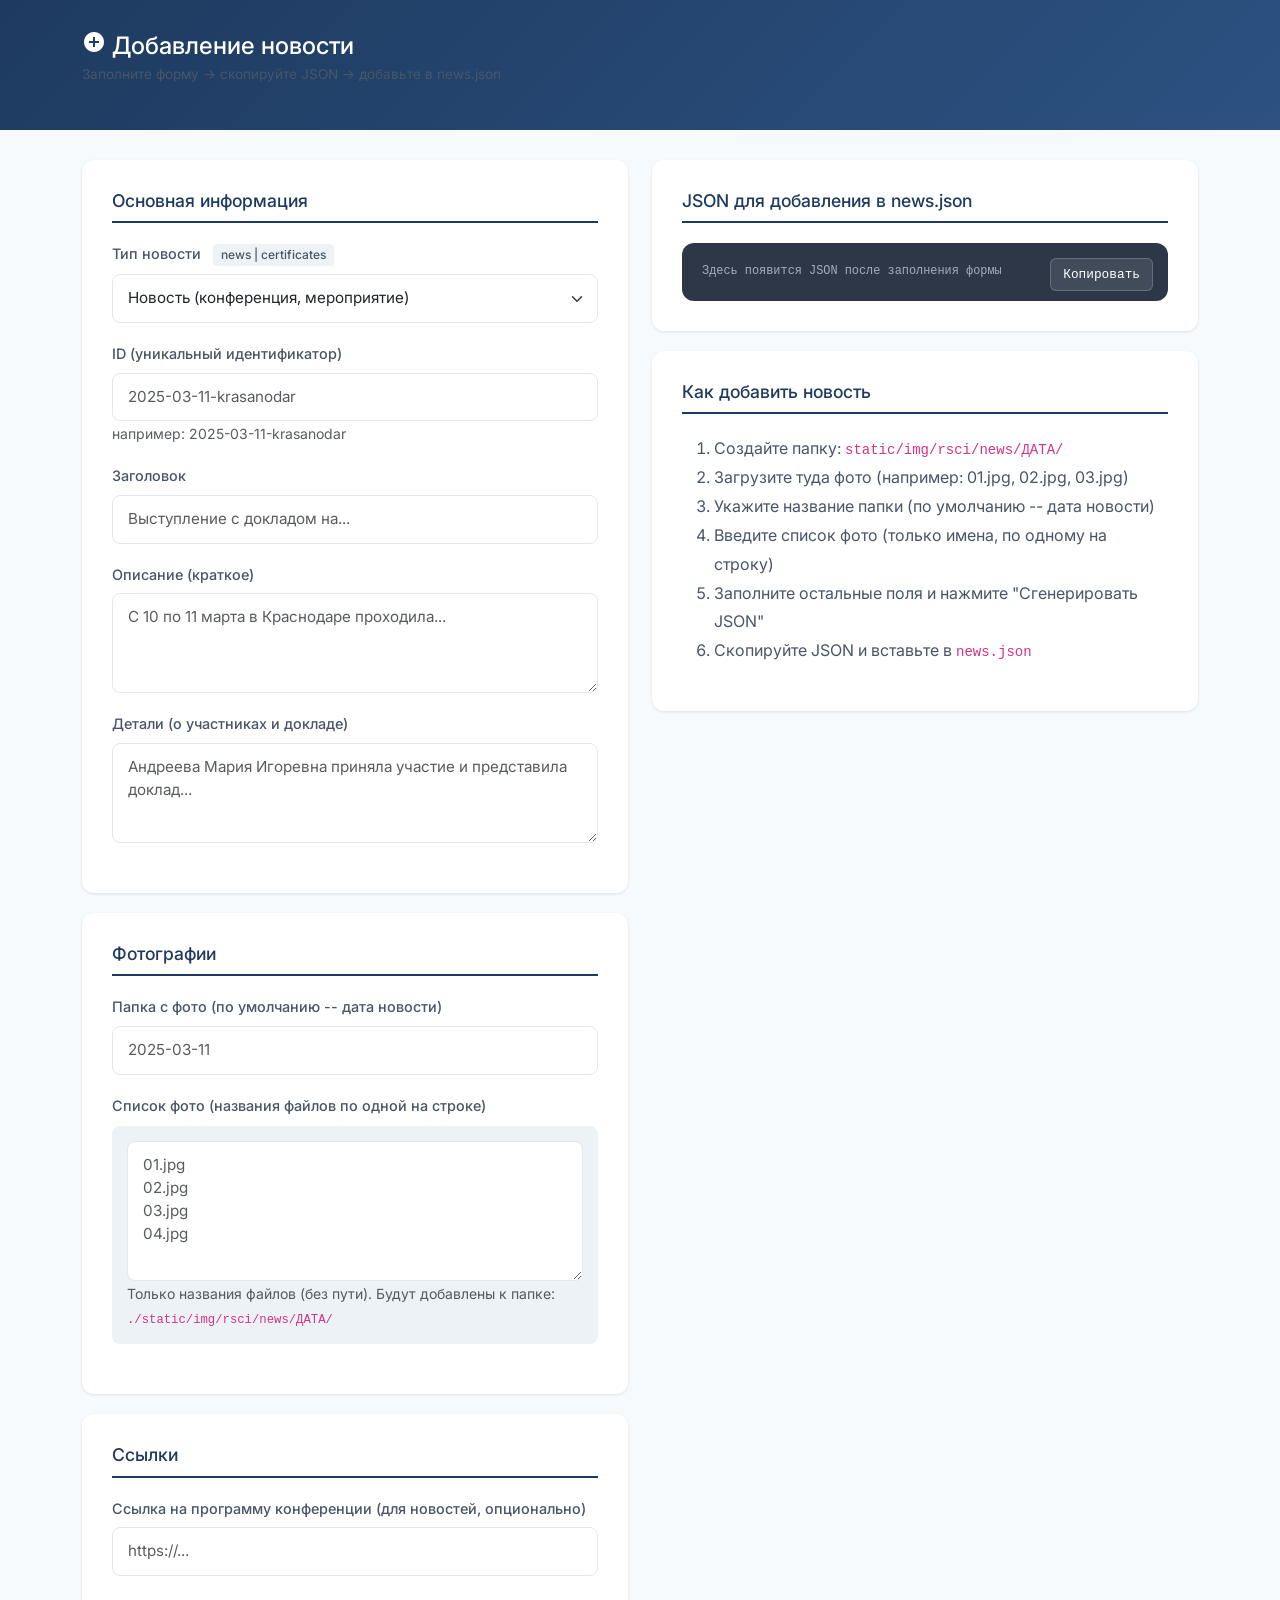
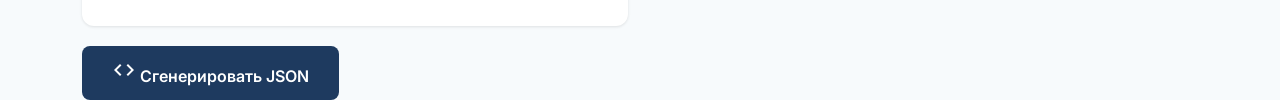
<file: admin.html>
<!DOCTYPE html>
<html lang="ru">
<head>
    <meta charset="UTF-8">
    <meta name="viewport" content="width=device-width, initial-scale=1.0">
    <title>Добавление новости — RSCI</title>
    <link href="https://fonts.googleapis.com/css2?family=Inter:wght@400;500;600;700&display=swap" rel="stylesheet">
    <link href="https://fonts.googleapis.com/icon?family=Material+Icons" rel="stylesheet">
    <link href="https://cdn.jsdelivr.net/npm/bootstrap@5.3.0/dist/css/bootstrap.min.css" rel="stylesheet">
    <style>
        :root {
            --primary: #1e3a5f;
            --primary-light: #2c5282;
            --secondary: #4a5568;
            --light: #f7fafc;
            --border: #e2e8f0;
        }
        body {
            font-family: 'Inter', sans-serif;
            background: var(--light);
            min-height: 100vh;
        }
        .main-header {
            background: linear-gradient(135deg, var(--primary) 0%, var(--primary-light) 100%);
            color: white;
            padding: 30px 0;
            margin-bottom: 30px;
        }
        .main-header h1 {
            margin: 0;
            font-size: 1.5rem;
        }
        .form-card {
            background: white;
            border-radius: 12px;
            padding: 30px;
            box-shadow: 0 1px 3px rgba(0,0,0,0.1);
            margin-bottom: 20px;
        }
        .form-card h3 {
            color: var(--primary);
            margin-bottom: 20px;
            font-size: 1.1rem;
            border-bottom: 2px solid var(--primary);
            padding-bottom: 10px;
        }
        .form-group {
            margin-bottom: 20px;
        }
        .form-group label {
            font-weight: 500;
            color: var(--secondary);
            font-size: 0.9rem;
            margin-bottom: 8px;
            display: block;
        }
        .form-control, .form-select {
            border-radius: 8px;
            border: 1px solid var(--border);
            padding: 12px 15px;
            font-size: 0.95rem;
        }
        .form-control:focus, .form-select:focus {
            border-color: var(--primary);
            box-shadow: 0 0 0 3px rgba(30, 58, 95, 0.1);
        }
        textarea.form-control {
            resize: vertical;
            min-height: 100px;
        }
        .btn-primary {
            background: var(--primary);
            border: none;
            padding: 12px 30px;
            border-radius: 8px;
            font-weight: 600;
        }
        .btn-primary:hover {
            background: var(--primary-light);
        }
        .output-card {
            background: #2d3748;
            color: #a0aec0;
            border-radius: 12px;
            padding: 20px;
            font-family: 'Monaco', 'Menlo', monospace;
            font-size: 0.85rem;
            max-height: 500px;
            overflow: auto;
            position: relative;
        }
        .output-card pre {
            margin: 0;
            white-space: pre-wrap;
            word-break: break-all;
        }
        .copy-btn {
            position: absolute;
            top: 15px;
            right: 15px;
            background: rgba(255,255,255,0.1);
            border: 1px solid rgba(255,255,255,0.2);
            color: white;
            padding: 6px 12px;
            border-radius: 6px;
            font-size: 0.8rem;
            cursor: pointer;
        }
        .copy-btn:hover {
            background: rgba(255,255,255,0.2);
        }
        .step {
            color: var(--secondary);
            font-size: 0.85rem;
            margin-top: 3px;
        }
        .photo-section {
            background: #edf2f7;
            padding: 15px;
            border-radius: 8px;
            margin-top: 10px;
        }
        .badge-template {
            display: inline-block;
            padding: 2px 8px;
            background: #edf2f7;
            border-radius: 4px;
            font-size: 0.75rem;
            margin-left: 8px;
        }
    </style>
</head>
<body>

    <div class="main-header">
        <div class="container">
            <h1><i class="material-icons">add_circle</i> Добавление новости</h1>
            <p class="step">Заполните форму → скопируйте JSON → добавьте в news.json</p>
        </div>
    </div>

    <div class="container">
        <div class="row">
            <!-- Форма -->
            <div class="col-lg-6">
                <div class="form-card">
                    <h3>Основная информация</h3>
                    <div class="form-group">
                        <label>Тип новости <span class="badge-template">news | certificates</span></label>
                        <select class="form-select" id="newsType" onchange="toggleTypeFields()">
                            <option value="news">Новость (конференция, мероприятие)</option>
                            <option value="certificates">Сертификаты</option>
                        </select>
                    </div>
                    <div class="form-group">
                        <label>ID (уникальный идентификатор)</label>
                        <input type="text" class="form-control" id="newsId" placeholder="2025-03-11-krasanodar">
                        <small class="text-muted">например: 2025-03-11-krasanodar</small>
                    </div>
                    <div class="form-group">
                        <label>Заголовок</label>
                        <input type="text" class="form-control" id="newsTitle" placeholder="Выступление с докладом на...">
                    </div>
                    <div class="form-group" id="descriptionGroup">
                        <label>Описание (краткое)</label>
                        <textarea class="form-control" id="newsDescription" placeholder="С 10 по 11 марта в Краснодаре проходила..."></textarea>
                    </div>
                    <div class="form-group" id="detailsGroup">
                        <label>Детали (о участниках и докладе)</label>
                        <textarea class="form-control" id="newsDetails" placeholder="Андреева Мария Игоревна приняла участие и представила доклад..."></textarea>
                    </div>
                </div>

                <div class="form-card" id="photosCard">
                    <h3>Фотографии</h3>
                    <div class="form-group">
                        <label>Папка с фото (по умолчанию -- дата новости)</label>
                        <input type="text" class="form-control" id="photoFolder" placeholder="2025-03-11">
                    </div>
                    <div class="form-group">
                        <label>Список фото (названия файлов по одной на строке)</label>
                        <div class="photo-section">
                            <textarea class="form-control" id="photoList" placeholder="01.jpg&#10;02.jpg&#10;03.jpg&#10;04.jpg" rows="5"></textarea>
                            <small class="text-muted">Только названия файлов (без пути). Будут добавлены к папке: <code>./static/img/rsci/news/ДАТА/</code></small>
                        </div>
                    </div>
                </div>

                <div class="form-card" id="linksCard">
                    <h3>Ссылки</h3>
                    <div class="form-group">
                        <label>Ссылка на программу конференции (для новостей, опционально)</label>
                        <input type="text" class="form-control" id="programLink" placeholder="https://...">
                    </div>
                </div>

                <div class="form-card" id="certificatesCard" style="display:none;">
                    <h3>Сертификаты</h3>
                    <div class="form-group">
                        <label>Сертификаты (ФИО|путь на каждой строке)</label>
                        <div class="photo-section">
                            <textarea class="form-control" id="certificatesInput" placeholder="Андреева М.И.|./static/pdf/cert_001.pdf&#10;Воронин К.В.|./static/pdf/cert_002.pdf" rows="4"></textarea>
                            <small class="text-muted">Формат: ФИО|путь, каждый сертификат на новой строке</small>
                        </div>
                    </div>
                    <div class="form-group" style="margin-top: 15px;">
                        <label>Ссылка на программу конференции (опционально)</label>
                        <input type="text" class="form-control" id="programLinkCert" placeholder="https://...">
                    </div>
                </div>

                <button class="btn btn-primary" onclick="generateJSON()">
                    <i class="material-icons">code</i> Сгенерировать JSON
                </button>
            </div>

            <!-- Результат -->
            <div class="col-lg-6">
                <div class="form-card">
                    <h3>JSON для добавления в news.json</h3>
                    <div class="output-card">
                        <button class="copy-btn" onclick="copyJSON()">Копировать</button>
                        <pre id="jsonOutput">Здесь появится JSON после заполнения формы</pre>
                    </div>
                </div>

                <div class="form-card">
                    <h3>Как добавить новость</h3>
                    <ol style="color: var(--secondary); line-height: 1.8;">
                        <li>Создайте папку: <code>static/img/rsci/news/ДАТА/</code></li>
                        <li>Загрузите туда фото (например: 01.jpg, 02.jpg, 03.jpg)</li>
                        <li>Укажите название папки (по умолчанию -- дата новости)</li>
                        <li>Введите список фото (только имена, по одному на строку)</li>
                        <li>Заполните остальные поля и нажмите "Сгенерировать JSON"</li>
                        <li>Скопируйте JSON и вставьте в <code>news.json</code></li>
                    </ol>
                </div>
            </div>
        </div>
    </div>

    <script>
        function toggleTypeFields() {
            const type = document.getElementById('newsType').value;
            const descGroup = document.getElementById('descriptionGroup');
            const detailsGroup = document.getElementById('detailsGroup');
            const photosCard = document.getElementById('photosCard');
            const linksCard = document.getElementById('linksCard');
            const certCard = document.getElementById('certificatesCard');
            
            if (type === 'certificates') {
                descGroup.style.display = 'none';
                detailsGroup.style.display = 'none';
                photosCard.style.display = 'none';
                linksCard.style.display = 'none';
                certCard.style.display = 'block';
            } else {
                descGroup.style.display = 'block';
                detailsGroup.style.display = 'block';
                photosCard.style.display = 'block';
                linksCard.style.display = 'block';
                certCard.style.display = 'none';
            }
        }

        function generateJSON() {
            const type = document.getElementById('newsType').value;
            const id = document.getElementById('newsId').value || 'new-id';
            const title = document.getElementById('newsTitle').value;
            
            let output = {};
            output.id = id;
            output.title = title;
            
            if (type === 'news') {
                output.description = document.getElementById('newsDescription').value;
                output.details = document.getElementById('newsDetails').value;
                
                // Фотографии
                let photoFolder = document.getElementById('photoFolder').value.trim();
                if (!photoFolder) {
                    photoFolder = document.getElementById('newsId').value || 'new-date';
                }
                
                const photoText = document.getElementById('photoList').value.trim();
                if (photoText) {
                    output.photos = photoText.split('\n').map(p => {
                        const name = p.trim();
                        return name ? `./static/img/rsci/news/${photoFolder}/${name}` : '';
                    }).filter(p => p);
                }
                
                // Ссылка на программу
                const programLink = document.getElementById('programLink').value.trim();
                if (programLink) {
                    output.programLink = programLink;
                }
            } else {
                // Сертификаты
                const certText = document.getElementById('certificatesInput').value.trim();
                if (certText) {
                    const certs = certText.split('\n').map(line => {
                        const parts = line.split('|');
                        return { name: parts[0]?.trim(), link: parts[1]?.trim() };
                    }).filter(c => c.name && c.link);
                    output.certificates = certs;
                }
                output.type = 'certificates';
                
                // Ссылка на программу для сертификатов
                const programLinkCert = document.getElementById('programLinkCert').value.trim();
                if (programLinkCert) {
                    output.programLink = programLinkCert;
                }
            }
            
            document.getElementById('jsonOutput').textContent = JSON.stringify(output, null, 2);
        }

        function copyJSON() {
            const json = document.getElementById('jsonOutput').textContent;
            navigator.clipboard.writeText(json).then(() => {
                const btn = document.querySelector('.copy-btn');
                btn.textContent = 'Скопировано!';
                setTimeout(() => btn.textContent = 'Копировать', 1500);
            });
        }

        // Автозаполнение ID и фото папки по дате
        document.getElementById('newsTitle').addEventListener('input', function() {
            const idInput = document.getElementById('newsId');
            const photoFolder = document.getElementById('photoFolder');
            if (!idInput.value) {
                const today = new Date().toISOString().split('T')[0];
                const slug = this.value.toLowerCase().replace(/[^a-zа-я0-9]+/g, '-').substring(0, 30);
                idInput.value = today + '-' + slug;
                if (!photoFolder.value) {
                    photoFolder.value = today;
                }
            }
        });
    </script>
</body>
</html>
</file>
